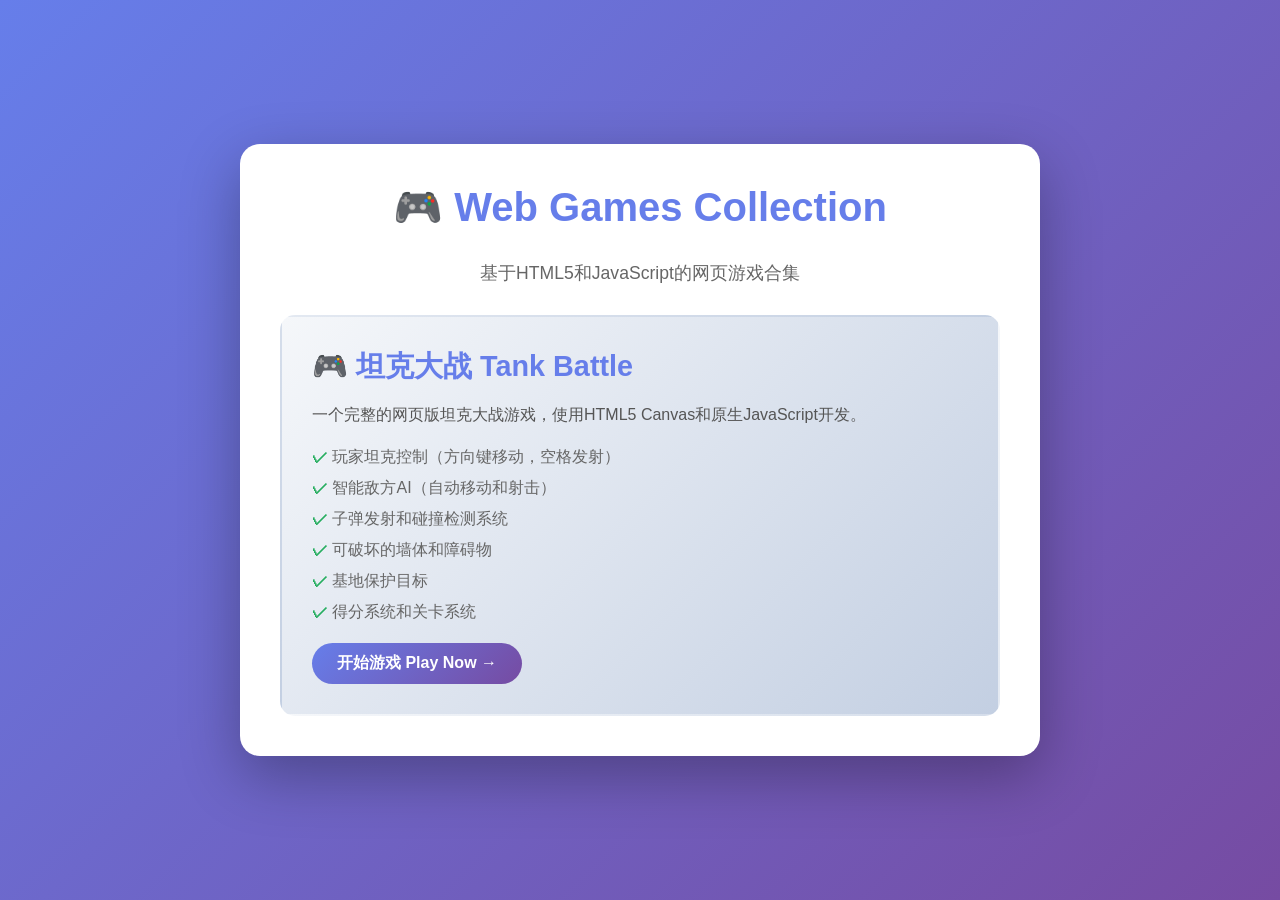
<file: web/index.html>
<!DOCTYPE html>
<html lang="zh-CN">
<head>
    <meta charset="UTF-8">
    <meta name="viewport" content="width=device-width, initial-scale=1.0">
    <title>Web Games - Zenfeed</title>
    <style>
        * {
            margin: 0;
            padding: 0;
            box-sizing: border-box;
        }

        body {
            font-family: 'Segoe UI', Tahoma, Geneva, Verdana, sans-serif;
            background: linear-gradient(135deg, #667eea 0%, #764ba2 100%);
            min-height: 100vh;
            display: flex;
            justify-content: center;
            align-items: center;
            padding: 20px;
        }

        .container {
            max-width: 800px;
            width: 100%;
            background: white;
            border-radius: 20px;
            padding: 40px;
            box-shadow: 0 20px 60px rgba(0, 0, 0, 0.3);
        }

        h1 {
            color: #667eea;
            text-align: center;
            margin-bottom: 30px;
            font-size: 2.5rem;
        }

        .games-grid {
            display: grid;
            gap: 20px;
            margin-top: 30px;
        }

        .game-card {
            background: linear-gradient(135deg, #f5f7fa 0%, #c3cfe2 100%);
            border-radius: 15px;
            padding: 30px;
            text-decoration: none;
            color: #333;
            transition: all 0.3s ease;
            border: 2px solid transparent;
        }

        .game-card:hover {
            transform: translateY(-5px);
            box-shadow: 0 10px 30px rgba(0, 0, 0, 0.2);
            border-color: #667eea;
        }

        .game-card h2 {
            color: #667eea;
            margin-bottom: 15px;
            font-size: 1.8rem;
        }

        .game-card p {
            color: #555;
            line-height: 1.6;
            margin-bottom: 10px;
        }

        .game-card .features {
            list-style: none;
            margin-top: 15px;
        }

        .game-card .features li {
            padding: 5px 0;
            color: #666;
        }

        .game-card .features li:before {
            content: "✓ ";
            color: #27AE60;
            font-weight: bold;
        }

        .btn {
            display: inline-block;
            margin-top: 15px;
            padding: 10px 25px;
            background: linear-gradient(135deg, #667eea 0%, #764ba2 100%);
            color: white;
            border-radius: 25px;
            font-weight: bold;
            text-decoration: none;
            transition: all 0.3s ease;
        }

        .btn:hover {
            transform: scale(1.05);
            box-shadow: 0 5px 15px rgba(102, 126, 234, 0.4);
        }

        .description {
            text-align: center;
            color: #666;
            margin-bottom: 20px;
            font-size: 1.1rem;
        }
    </style>
</head>
<body>
    <div class="container">
        <h1>🎮 Web Games Collection</h1>
        <p class="description">基于HTML5和JavaScript的网页游戏合集</p>

        <div class="games-grid">
            <a href="tank-game/" class="game-card">
                <h2>🎮 坦克大战 Tank Battle</h2>
                <p>一个完整的网页版坦克大战游戏，使用HTML5 Canvas和原生JavaScript开发。</p>
                <ul class="features">
                    <li>玩家坦克控制（方向键移动，空格发射）</li>
                    <li>智能敌方AI（自动移动和射击）</li>
                    <li>子弹发射和碰撞检测系统</li>
                    <li>可破坏的墙体和障碍物</li>
                    <li>基地保护目标</li>
                    <li>得分系统和关卡系统</li>
                </ul>
                <span class="btn">开始游戏 Play Now →</span>
            </a>

            <!-- 未来可以添加更多游戏 -->
        </div>
    </div>
</body>
</html>
</file>
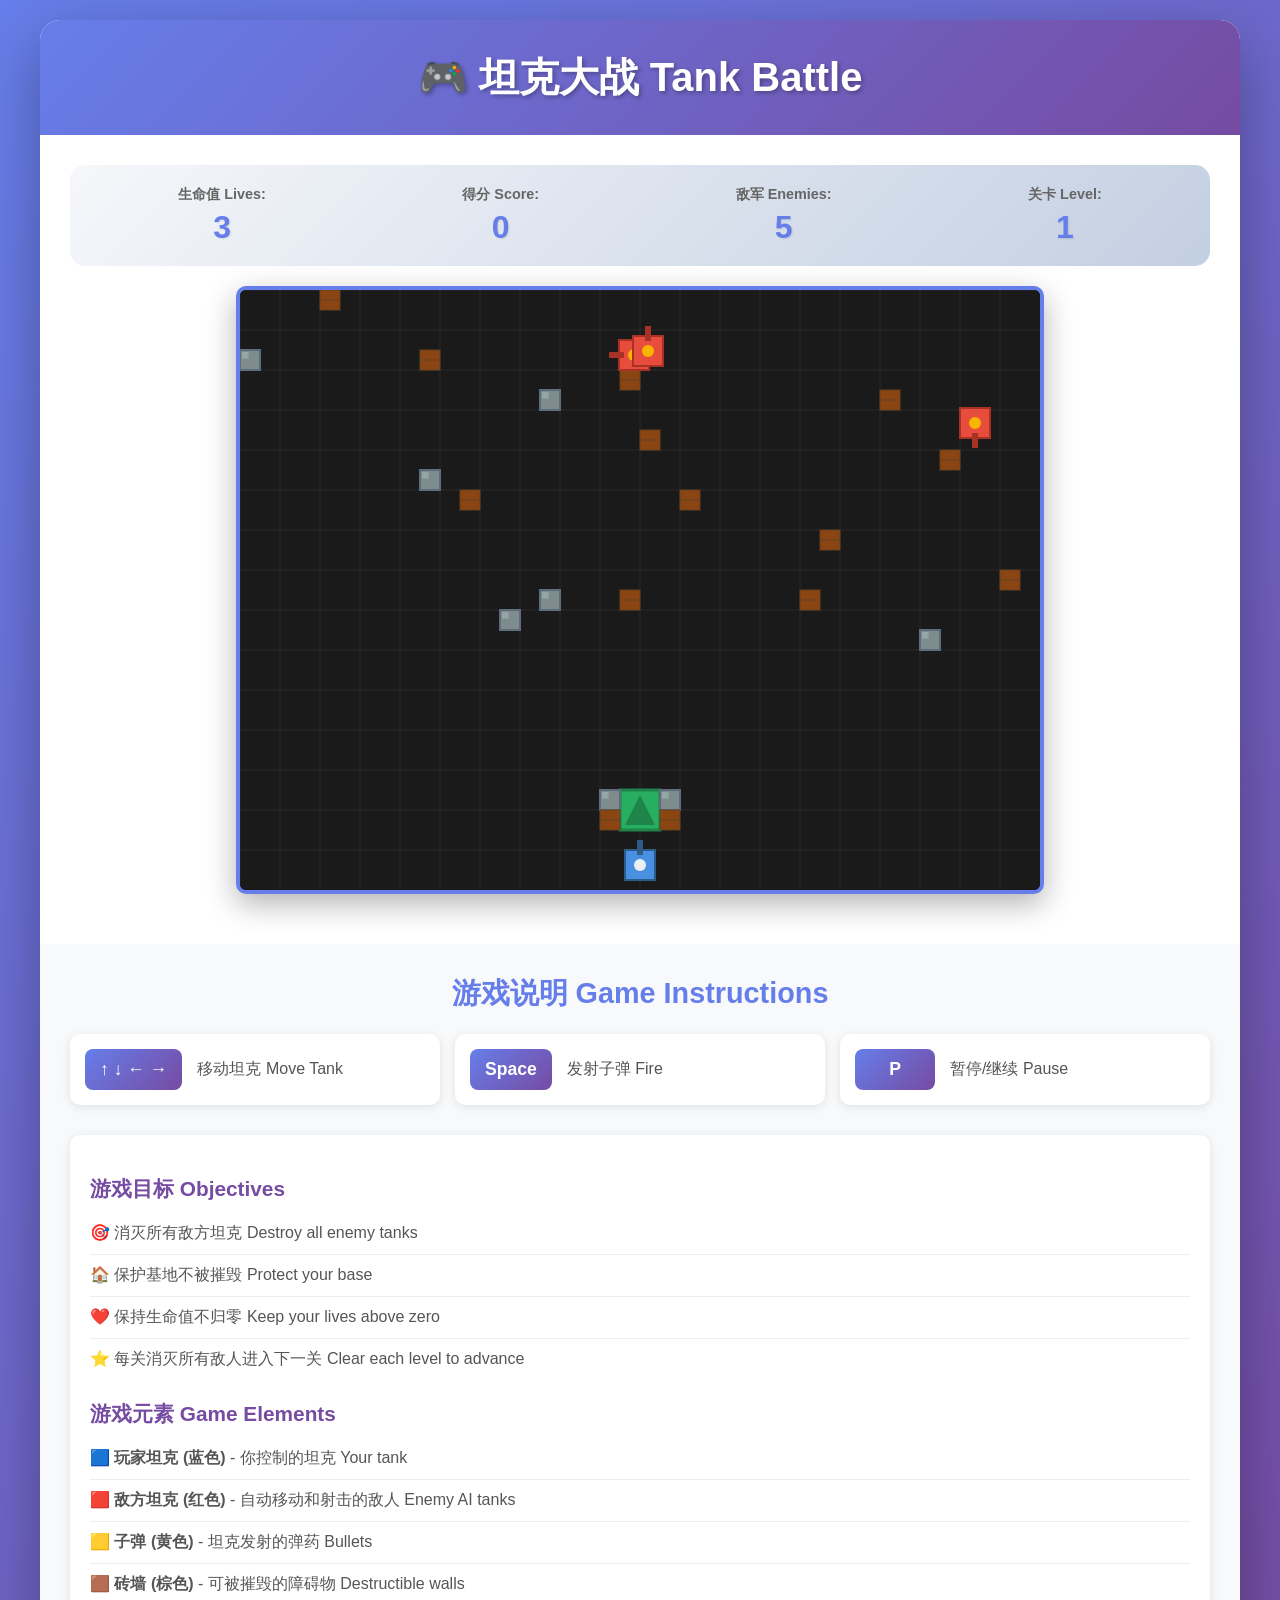
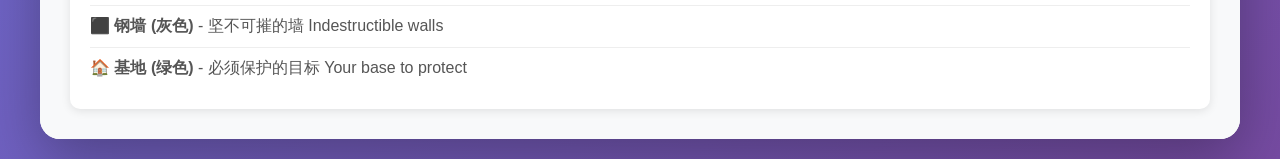
<file: web/tank-game/index.html>
<!DOCTYPE html>
<html lang="zh-CN">
<head>
    <meta charset="UTF-8">
    <meta name="viewport" content="width=device-width, initial-scale=1.0">
    <title>坦克大战 - Tank Battle</title>
    <link rel="stylesheet" href="style.css">
</head>
<body>
    <div class="container">
        <header>
            <h1>🎮 坦克大战 Tank Battle</h1>
        </header>

        <div class="game-wrapper">
            <div class="info-panel">
                <div class="info-item">
                    <span class="label">生命值 Lives:</span>
                    <span id="lives" class="value">3</span>
                </div>
                <div class="info-item">
                    <span class="label">得分 Score:</span>
                    <span id="score" class="value">0</span>
                </div>
                <div class="info-item">
                    <span class="label">敌军 Enemies:</span>
                    <span id="enemies" class="value">0</span>
                </div>
                <div class="info-item">
                    <span class="label">关卡 Level:</span>
                    <span id="level" class="value">1</span>
                </div>
            </div>

            <div class="canvas-container">
                <canvas id="gameCanvas"></canvas>
                <div id="gameOverlay" class="overlay hidden">
                    <div class="overlay-content">
                        <h2 id="overlayTitle"></h2>
                        <p id="overlayMessage"></p>
                        <button id="restartButton" class="btn">重新开始 Restart</button>
                    </div>
                </div>
            </div>
        </div>

        <div class="controls-info">
            <h3>游戏说明 Game Instructions</h3>
            <div class="controls-grid">
                <div class="control-item">
                    <span class="key">↑ ↓ ← →</span>
                    <span class="desc">移动坦克 Move Tank</span>
                </div>
                <div class="control-item">
                    <span class="key">Space</span>
                    <span class="desc">发射子弹 Fire</span>
                </div>
                <div class="control-item">
                    <span class="key">P</span>
                    <span class="desc">暂停/继续 Pause</span>
                </div>
            </div>
            
            <div class="game-rules">
                <h4>游戏目标 Objectives</h4>
                <ul>
                    <li>🎯 消灭所有敌方坦克 Destroy all enemy tanks</li>
                    <li>🏠 保护基地不被摧毁 Protect your base</li>
                    <li>❤️ 保持生命值不归零 Keep your lives above zero</li>
                    <li>⭐ 每关消灭所有敌人进入下一关 Clear each level to advance</li>
                </ul>
                
                <h4>游戏元素 Game Elements</h4>
                <ul>
                    <li>🟦 <strong>玩家坦克 (蓝色)</strong> - 你控制的坦克 Your tank</li>
                    <li>🟥 <strong>敌方坦克 (红色)</strong> - 自动移动和射击的敌人 Enemy AI tanks</li>
                    <li>🟨 <strong>子弹 (黄色)</strong> - 坦克发射的弹药 Bullets</li>
                    <li>🟫 <strong>砖墙 (棕色)</strong> - 可被摧毁的障碍物 Destructible walls</li>
                    <li>⬛ <strong>钢墙 (灰色)</strong> - 坚不可摧的墙 Indestructible walls</li>
                    <li>🏠 <strong>基地 (绿色)</strong> - 必须保护的目标 Your base to protect</li>
                </ul>
            </div>
        </div>
    </div>

    <script src="game.js"></script>
</body>
</html>
</file>
<file: web/tank-game/style.css>
* {
    margin: 0;
    padding: 0;
    box-sizing: border-box;
}

body {
    font-family: 'Segoe UI', Tahoma, Geneva, Verdana, sans-serif;
    background: linear-gradient(135deg, #667eea 0%, #764ba2 100%);
    min-height: 100vh;
    display: flex;
    justify-content: center;
    align-items: center;
    padding: 20px;
    color: #333;
}

.container {
    max-width: 1200px;
    width: 100%;
    background: white;
    border-radius: 20px;
    box-shadow: 0 20px 60px rgba(0, 0, 0, 0.3);
    overflow: hidden;
}

header {
    background: linear-gradient(135deg, #667eea 0%, #764ba2 100%);
    padding: 30px;
    text-align: center;
}

header h1 {
    color: white;
    font-size: 2.5rem;
    text-shadow: 2px 2px 4px rgba(0, 0, 0, 0.3);
}

.game-wrapper {
    padding: 30px;
}

.info-panel {
    display: flex;
    justify-content: space-around;
    flex-wrap: wrap;
    gap: 20px;
    margin-bottom: 20px;
    padding: 20px;
    background: linear-gradient(135deg, #f5f7fa 0%, #c3cfe2 100%);
    border-radius: 15px;
}

.info-item {
    display: flex;
    flex-direction: column;
    align-items: center;
    gap: 5px;
}

.info-item .label {
    font-size: 0.9rem;
    color: #666;
    font-weight: 600;
}

.info-item .value {
    font-size: 2rem;
    font-weight: bold;
    color: #667eea;
    text-shadow: 1px 1px 2px rgba(0, 0, 0, 0.1);
}

.canvas-container {
    position: relative;
    display: flex;
    justify-content: center;
    margin: 20px 0;
}

#gameCanvas {
    border: 4px solid #667eea;
    border-radius: 10px;
    background: #000;
    box-shadow: 0 10px 30px rgba(0, 0, 0, 0.3);
    max-width: 100%;
    height: auto;
}

.overlay {
    position: absolute;
    top: 0;
    left: 0;
    width: 100%;
    height: 100%;
    background: rgba(0, 0, 0, 0.85);
    display: flex;
    justify-content: center;
    align-items: center;
    border-radius: 10px;
}

.overlay.hidden {
    display: none;
}

.overlay-content {
    text-align: center;
    color: white;
    padding: 40px;
    background: rgba(102, 126, 234, 0.2);
    border-radius: 15px;
    backdrop-filter: blur(10px);
}

.overlay-content h2 {
    font-size: 3rem;
    margin-bottom: 20px;
    text-shadow: 2px 2px 4px rgba(0, 0, 0, 0.5);
}

.overlay-content p {
    font-size: 1.5rem;
    margin-bottom: 30px;
}

.btn {
    padding: 15px 40px;
    font-size: 1.2rem;
    font-weight: bold;
    color: white;
    background: linear-gradient(135deg, #667eea 0%, #764ba2 100%);
    border: none;
    border-radius: 50px;
    cursor: pointer;
    transition: all 0.3s ease;
    box-shadow: 0 5px 15px rgba(0, 0, 0, 0.3);
}

.btn:hover {
    transform: translateY(-2px);
    box-shadow: 0 7px 20px rgba(0, 0, 0, 0.4);
}

.btn:active {
    transform: translateY(0);
}

.controls-info {
    padding: 30px;
    background: #f8f9fa;
}

.controls-info h3 {
    font-size: 1.8rem;
    color: #667eea;
    margin-bottom: 20px;
    text-align: center;
}

.controls-info h4 {
    font-size: 1.3rem;
    color: #764ba2;
    margin: 20px 0 10px 0;
}

.controls-grid {
    display: grid;
    grid-template-columns: repeat(auto-fit, minmax(250px, 1fr));
    gap: 15px;
    margin-bottom: 30px;
}

.control-item {
    display: flex;
    align-items: center;
    gap: 15px;
    padding: 15px;
    background: white;
    border-radius: 10px;
    box-shadow: 0 2px 10px rgba(0, 0, 0, 0.1);
}

.control-item .key {
    padding: 10px 15px;
    background: linear-gradient(135deg, #667eea 0%, #764ba2 100%);
    color: white;
    border-radius: 8px;
    font-weight: bold;
    font-size: 1.1rem;
    min-width: 80px;
    text-align: center;
}

.control-item .desc {
    flex: 1;
    font-size: 1rem;
    color: #555;
}

.game-rules {
    padding: 20px;
    background: white;
    border-radius: 10px;
    box-shadow: 0 2px 10px rgba(0, 0, 0, 0.1);
}

.game-rules ul {
    list-style: none;
    padding-left: 0;
}

.game-rules li {
    padding: 10px 0;
    font-size: 1rem;
    color: #555;
    border-bottom: 1px solid #eee;
}

.game-rules li:last-child {
    border-bottom: none;
}

@media (max-width: 768px) {
    header h1 {
        font-size: 1.8rem;
    }

    .info-panel {
        gap: 10px;
        padding: 15px;
    }

    .info-item .value {
        font-size: 1.5rem;
    }

    .overlay-content h2 {
        font-size: 2rem;
    }

    .overlay-content p {
        font-size: 1.2rem;
    }

    .controls-grid {
        grid-template-columns: 1fr;
    }

    .game-wrapper {
        padding: 15px;
    }

    .controls-info {
        padding: 15px;
    }
}

@media (max-width: 480px) {
    body {
        padding: 10px;
    }

    header {
        padding: 20px;
    }

    header h1 {
        font-size: 1.5rem;
    }

    .info-item .label {
        font-size: 0.8rem;
    }

    .info-item .value {
        font-size: 1.2rem;
    }

    .btn {
        padding: 12px 30px;
        font-size: 1rem;
    }

    .control-item .key {
        min-width: 60px;
        font-size: 0.9rem;
        padding: 8px 12px;
    }

    .control-item .desc {
        font-size: 0.9rem;
    }
}
</file>
